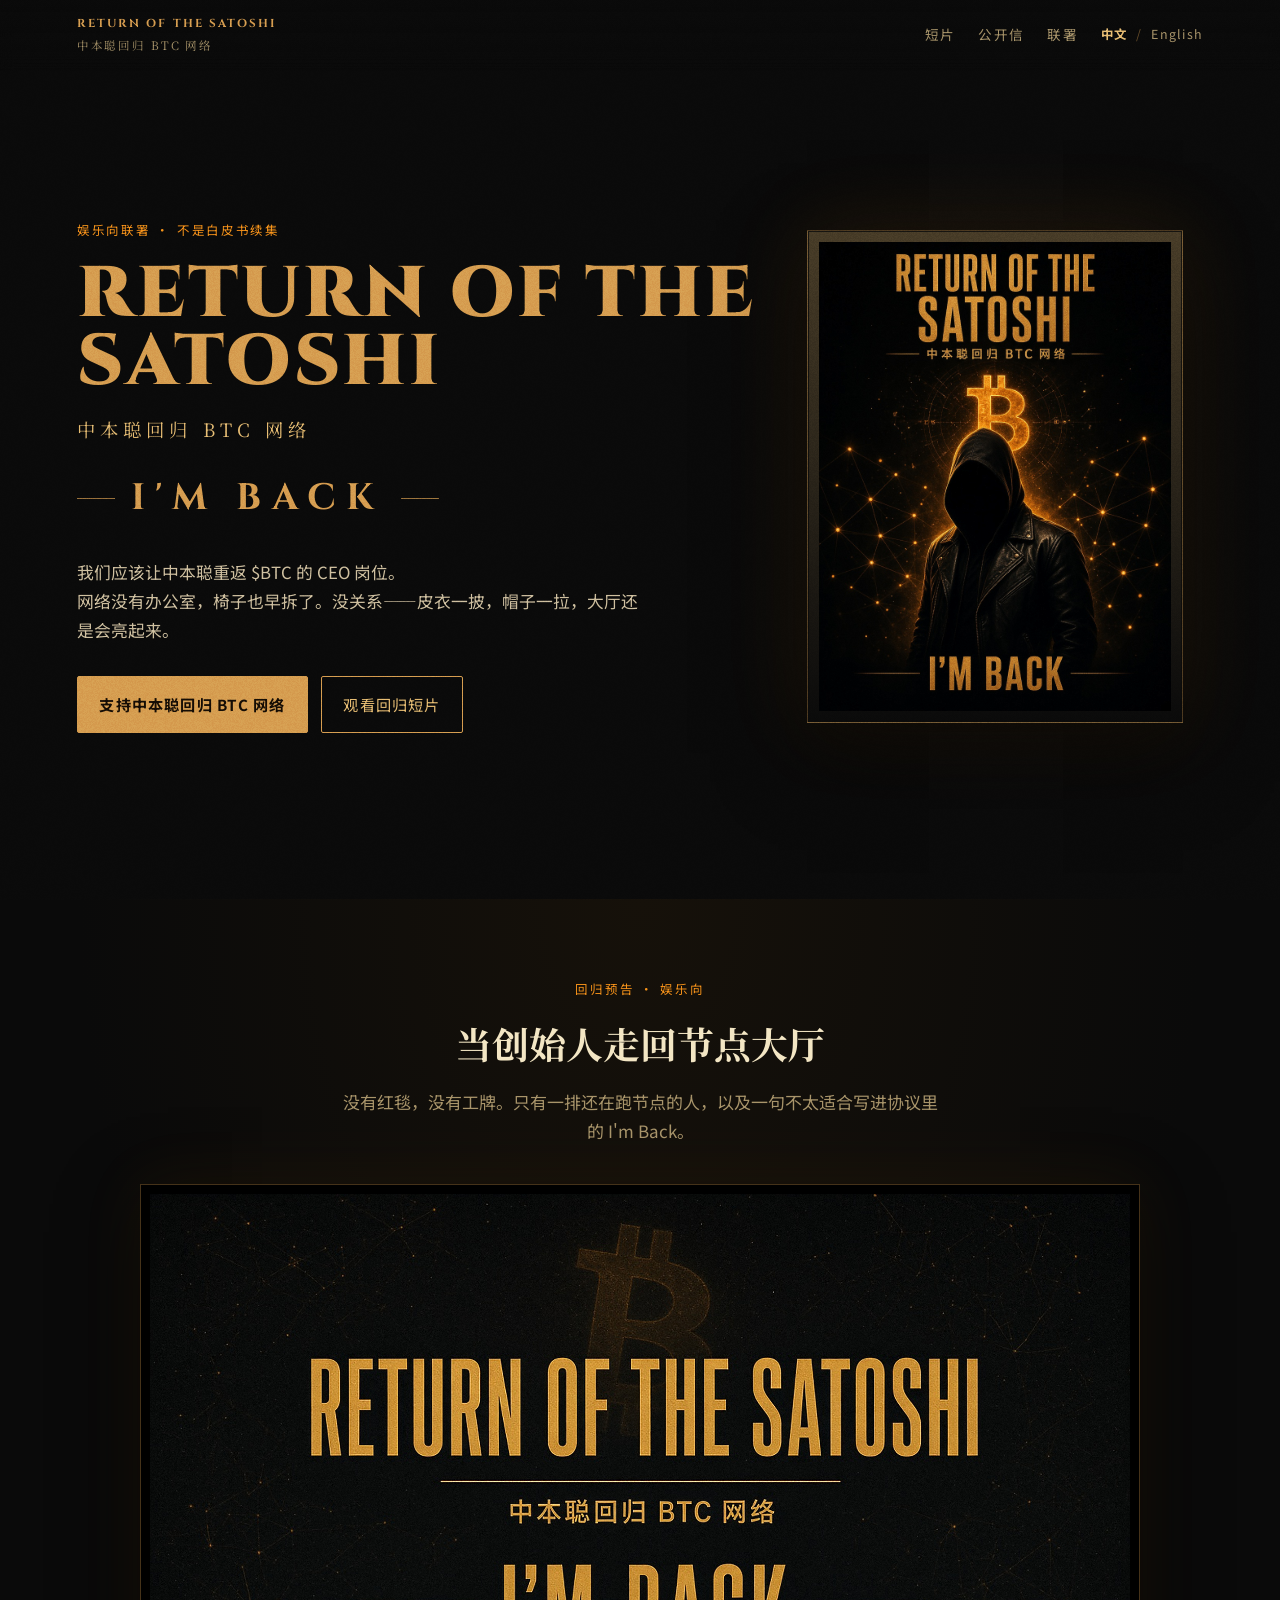
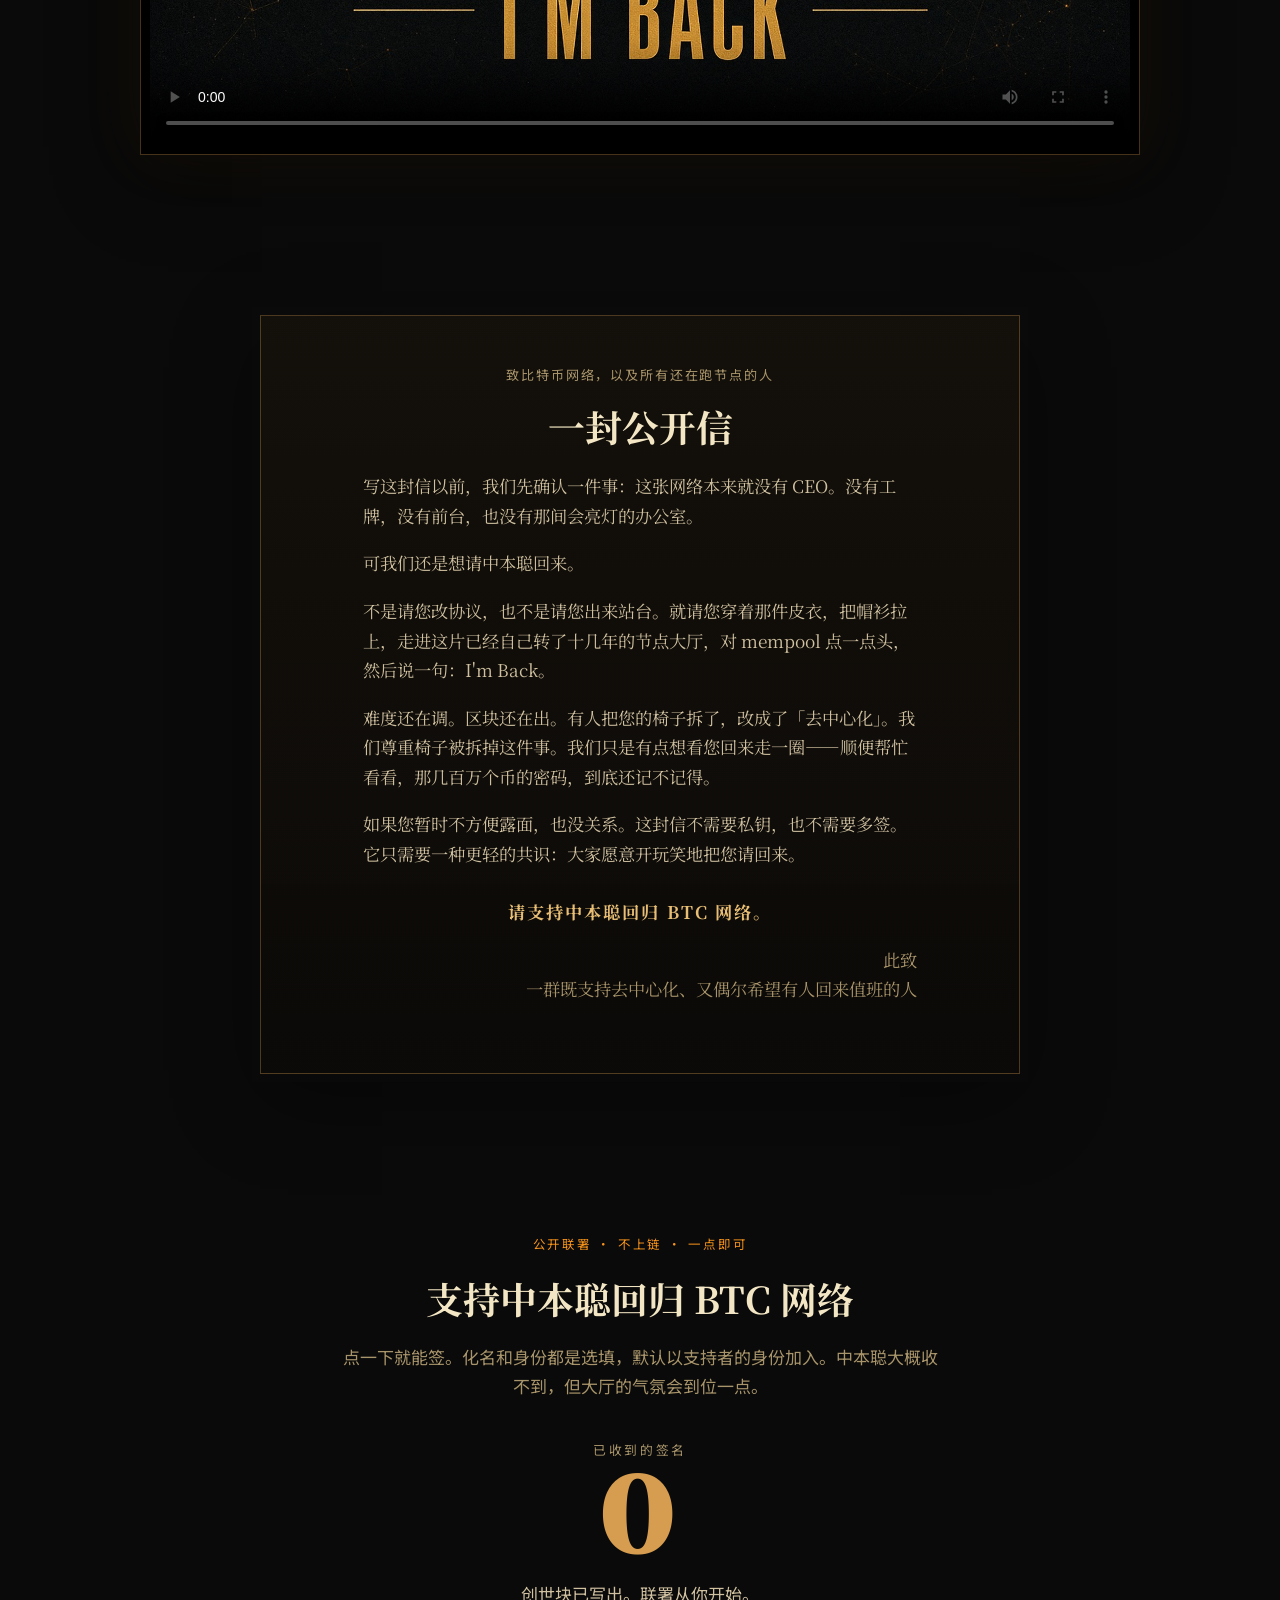
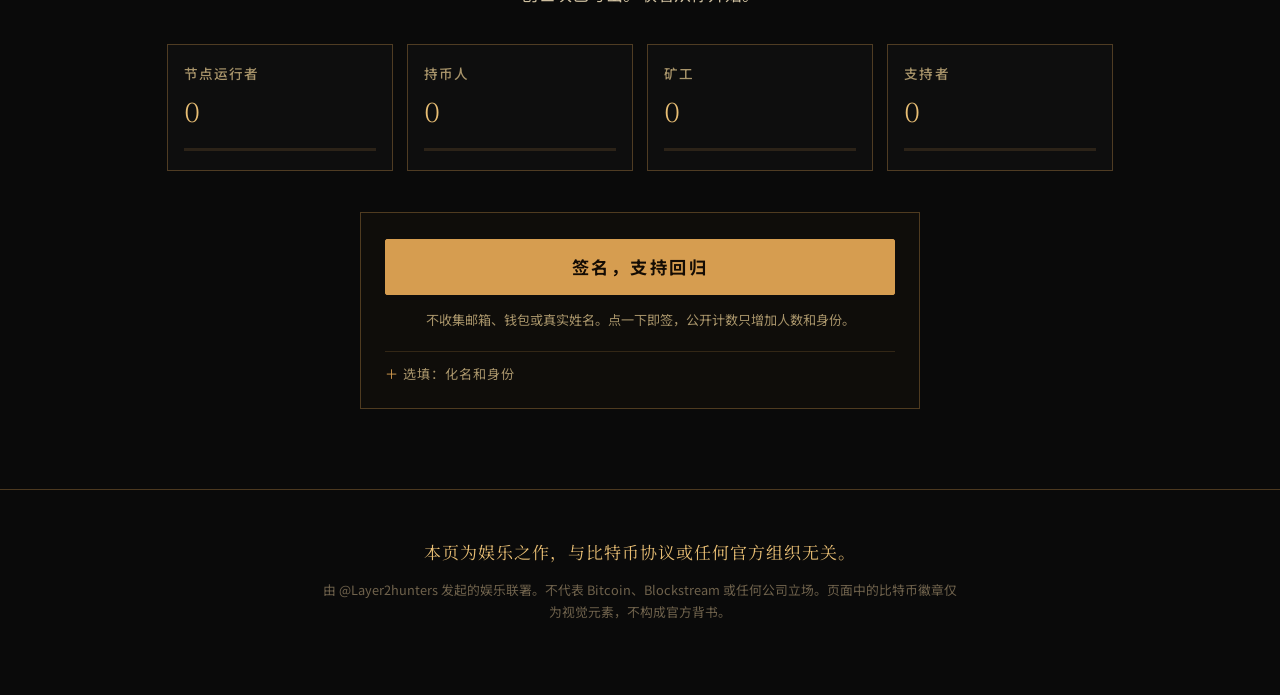
<file: index.html>
<!DOCTYPE html>
<html lang="zh-CN">
<head>
  <meta charset="UTF-8" />
  <meta name="viewport" content="width=device-width, initial-scale=1" />
  <title>RETURN OF THE SATOSHI · 支持中本聪回归 BTC 网络</title>
  <meta name="description" content="一封写给比特币网络的娱乐公开信。支持中本聪回归 BTC 网络。本页为娱乐之作，与比特币协议或任何官方组织无关。" />
  <meta name="robots" content="noindex, nofollow" />
  <link rel="icon" type="image/png" href="assets/favicon.png" />
  <link rel="preconnect" href="https://fonts.googleapis.com" />
  <link rel="preconnect" href="https://fonts.gstatic.com" crossorigin />
  <link href="https://fonts.googleapis.com/css2?family=Cinzel:wght@400;600;700;900&family=Noto+Sans+SC:wght@400;500;700&family=Noto+Serif+SC:wght@400;600;700&display=swap" rel="stylesheet" />
  <link rel="stylesheet" href="styles.css" />
  <link rel="alternate" hreflang="zh-CN" href="https://chanwe886.github.io/return-of-the-satoshi/" />
  <link rel="alternate" hreflang="en" href="https://chanwe886.github.io/return-of-the-satoshi/en/" />
  <link rel="alternate" hreflang="x-default" href="https://chanwe886.github.io/return-of-the-satoshi/" />
</head>
<body>
  <div class="grain" aria-hidden="true"></div>

  <header class="site-header">
    <a class="wordmark" href="#top">
      <span class="wordmark-en">RETURN OF THE SATOSHI</span>
      <span class="wordmark-zh">中本聪回归 BTC 网络</span>
    </a>
    <div class="header-tools">
      <nav class="nav">
        <a href="#film">短片</a>
        <a href="#letter">公开信</a>
        <a href="#sign">联署</a>
      </nav>
      <div class="lang-switch" aria-label="语言">
        <span class="is-active">中文</span>
        <span class="sep" aria-hidden="true">/</span>
        <a href="en/" lang="en">English</a>
      </div>
    </div>
  </header>

  <main id="top">
    <section class="hero">
      <div class="hero-copy">
        <p class="eyebrow">娱乐向联署 · 不是白皮书续集</p>
        <h1><span class="title-line">RETURN OF THE</span><span class="title-line">SATOSHI</span></h1>
        <p class="hero-zh">中本聪回归 BTC 网络</p>
        <p class="im-back">I'M BACK</p>
        <p class="lead">
          我们应该让中本聪重返 $BTC 的 CEO 岗位。<br />
          网络没有办公室，椅子也早拆了。没关系——皮衣一披，帽子一拉，大厅还是会亮起来。
        </p>
        <div class="hero-actions">
          <a class="btn btn-gold" href="#sign">支持中本聪回归 BTC 网络</a>
          <a class="btn btn-ghost" href="#film">观看回归短片</a>
        </div>
      </div>
      <figure class="hero-poster">
        <img src="assets/poster.jpg" alt="电影海报：帽衫遮住面容、身穿黑色皮衣的匿名人物站在发光的比特币徽章前，标题为 RETURN OF THE SATOSHI，口号为 I'M BACK。" width="864" height="1152" />
      </figure>
    </section>

    <section class="film" id="film">
      <div class="section-kicker">回归预告 · 娱乐向</div>
      <h2>当创始人走回节点大厅</h2>
      <p class="section-lead">没有红毯，没有工牌。只有一排还在跑节点的人，以及一句不太适合写进协议里的 I'm Back。</p>
      <div class="film-frame">
        <video
          controls
          playsinline
          preload="metadata"
          poster="assets/title-card.jpg"
          width="1920"
          height="1080">
          <source src="assets/return-of-the-satoshi.mp4" type="video/mp4" />
          你的浏览器不支持视频播放。
        </video>
      </div>
    </section>

    <section class="letter" id="letter">
      <div class="letter-panel">
        <p class="letter-meta">致比特币网络，以及所有还在跑节点的人</p>
        <h2>一封公开信</h2>
        <div class="letter-body">
          <p>写这封信以前，我们先确认一件事：这张网络本来就没有 CEO。没有工牌，没有前台，也没有那间会亮灯的办公室。</p>
          <p>可我们还是想请中本聪回来。</p>
          <p>不是请您改协议，也不是请您出来站台。就请您穿着那件皮衣，把帽衫拉上，走进这片已经自己转了十几年的节点大厅，对 mempool 点一点头，然后说一句：I'm Back。</p>
          <p>难度还在调。区块还在出。有人把您的椅子拆了，改成了「去中心化」。我们尊重椅子被拆掉这件事。我们只是有点想看您回来走一圈——顺便帮忙看看，那几百万个币的密码，到底还记不记得。</p>
          <p>如果您暂时不方便露面，也没关系。这封信不需要私钥，也不需要多签。它只需要一种更轻的共识：大家愿意开玩笑地把您请回来。</p>
          <p class="letter-ask">请支持中本聪回归 BTC 网络。</p>
          <p class="letter-signoff">此致<br />一群既支持去中心化、又偶尔希望有人回来值班的人</p>
        </div>
      </div>
    </section>

    <section class="petition" id="sign">
      <div class="section-kicker">公开联署 · 不上链 · 一点即可</div>
      <h2>支持中本聪回归 BTC 网络</h2>
      <p class="section-lead">点一下就能签。化名和身份都是选填，默认以支持者的身份加入。中本聪大概收不到，但大厅的气氛会到位一点。</p>

      <div class="counter-block">
        <p class="counter-label">已收到的签名</p>
        <p class="counter-num" id="counter-num">0</p>
        <p class="counter-hint" id="counter-hint">创世块已写出。联署从你开始。</p>
      </div>

      <div class="roles" id="roles" aria-label="身份构成">
        <article class="role-card" data-role="节点运行者">
          <h3>节点运行者</h3>
          <p class="role-count" data-count>0</p>
          <div class="role-bar"><span></span></div>
        </article>
        <article class="role-card" data-role="持币人">
          <h3>持币人</h3>
          <p class="role-count" data-count>0</p>
          <div class="role-bar"><span></span></div>
        </article>
        <article class="role-card" data-role="矿工">
          <h3>矿工</h3>
          <p class="role-count" data-count>0</p>
          <div class="role-bar"><span></span></div>
        </article>
        <article class="role-card" data-role="支持者">
          <h3>支持者</h3>
          <p class="role-count" data-count>0</p>
          <div class="role-bar"><span></span></div>
        </article>
      </div>

      <form class="sign-form" id="sign-form" autocomplete="off">
        <button type="submit" class="btn btn-gold btn-block btn-sign" id="sign-btn">签名，支持回归</button>
        <p class="form-note">不收集邮箱、钱包或真实姓名。点一下即签，公开计数只增加人数和身份。</p>

        <details class="optional">
          <summary>选填：化名和身份</summary>
          <label class="field">
            <span>化名 <em>（不必用真名，也不会公开上传）</em></span>
            <input type="text" name="alias" maxlength="20" placeholder="例如：匿名节点、隔壁矿工" />
          </label>
          <fieldset class="field">
            <legend>你的身份 <em>（默认：支持者）</em></legend>
            <div class="pills" role="radiogroup" aria-label="选择身份">
              <label><input type="radio" name="role" value="节点运行者" /> 节点运行者</label>
              <label><input type="radio" name="role" value="持币人" /> 持币人</label>
              <label><input type="radio" name="role" value="矿工" /> 矿工</label>
              <label><input type="radio" name="role" value="支持者" checked /> 支持者</label>
            </div>
          </fieldset>
        </details>
      </form>

      <div class="success-state" id="success-state" hidden>
        <p class="success-kicker">I'M BACK</p>
        <h3>签名成功</h3>
        <p id="success-detail">大厅已经记下你了。中本聪大概还是看不到，但我们看到了。</p>
        <a class="success-follow" href="https://x.com/Layer2hunters" target="_blank" rel="noopener noreferrer">关注 @Layer2hunters</a>
        <span class="success-follow-note">关注作者 X</span>
      </div>

      <div class="toast" id="toast" hidden role="status" aria-live="polite"></div>
    </section>
  </main>

  <footer class="site-footer">
    <p class="disclaimer">本页为娱乐之作，与比特币协议或任何官方组织无关。</p>
    <p class="footer-meta">由 @Layer2hunters 发起的娱乐联署。不代表 Bitcoin、Blockstream 或任何公司立场。页面中的比特币徽章仅为视觉元素，不构成官方背书。</p>
  </footer>

  <script src="app.js"></script>
</body>
</html>
</file>
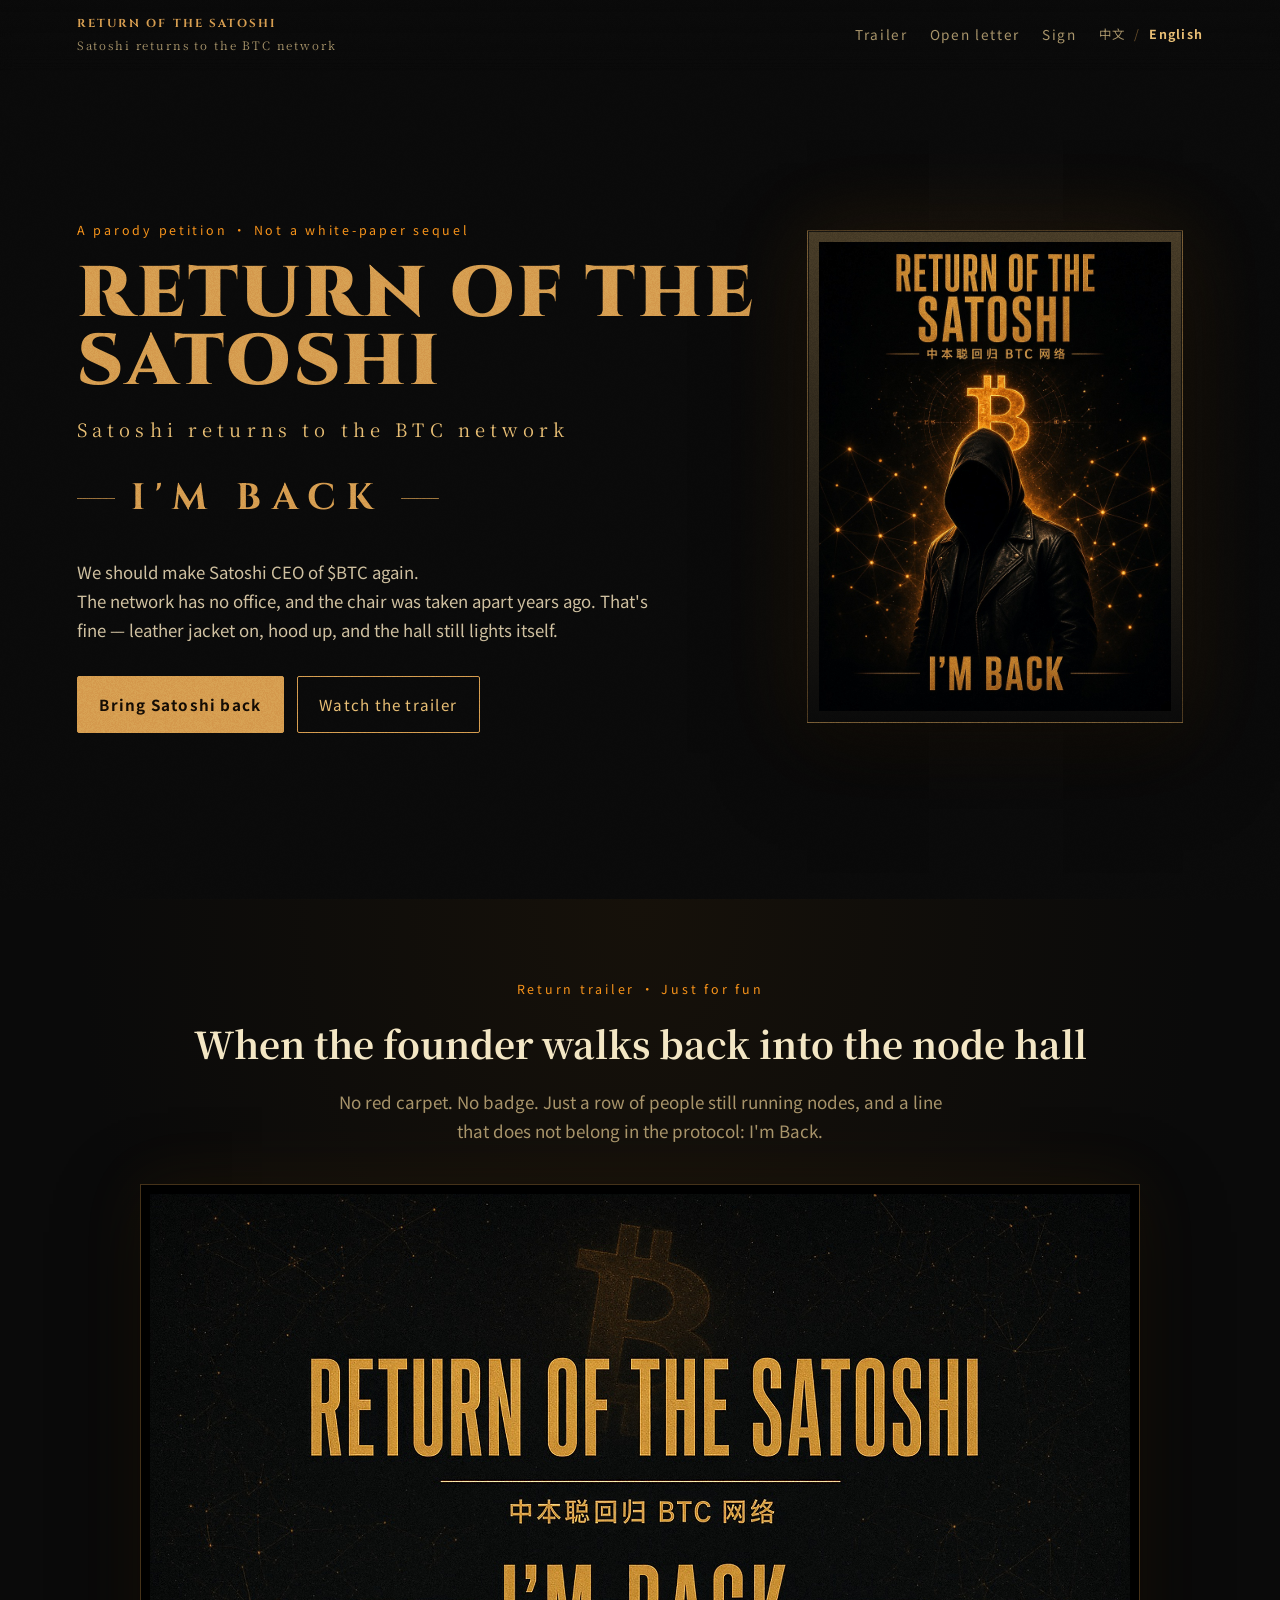
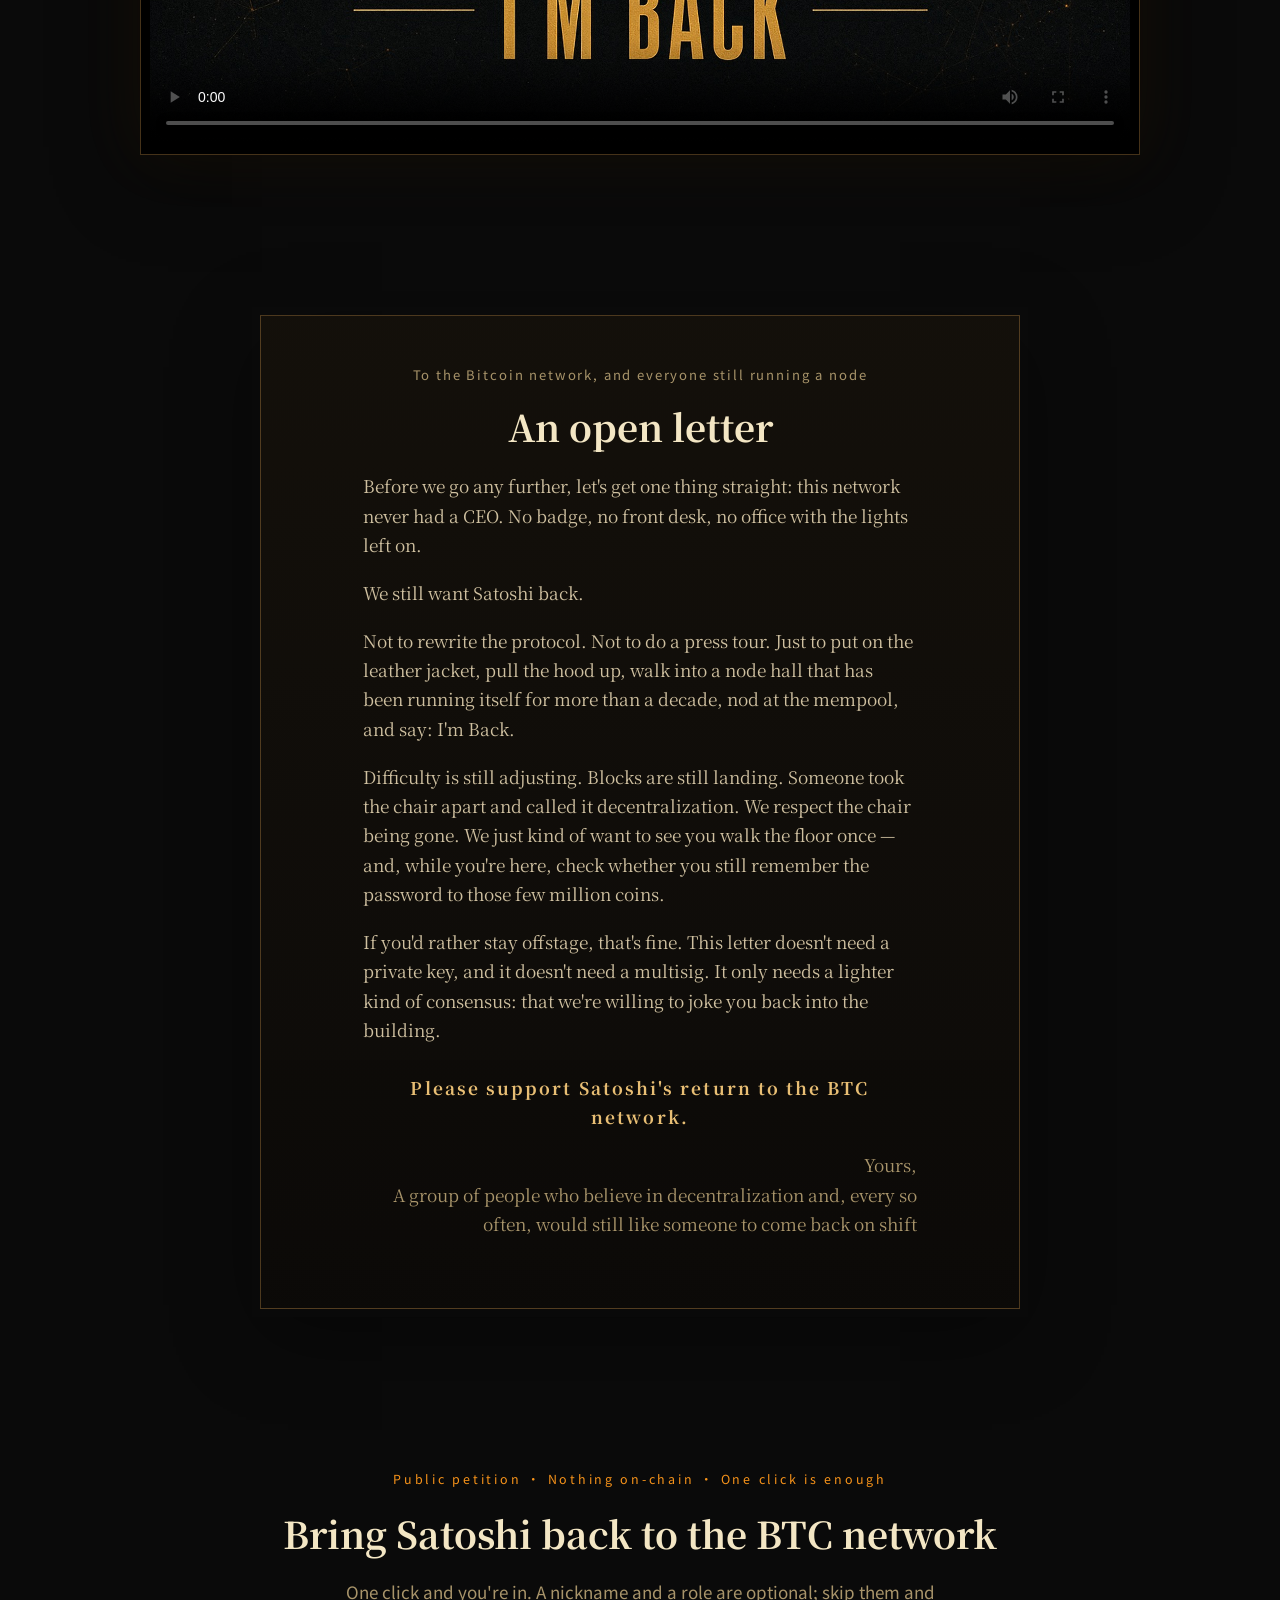
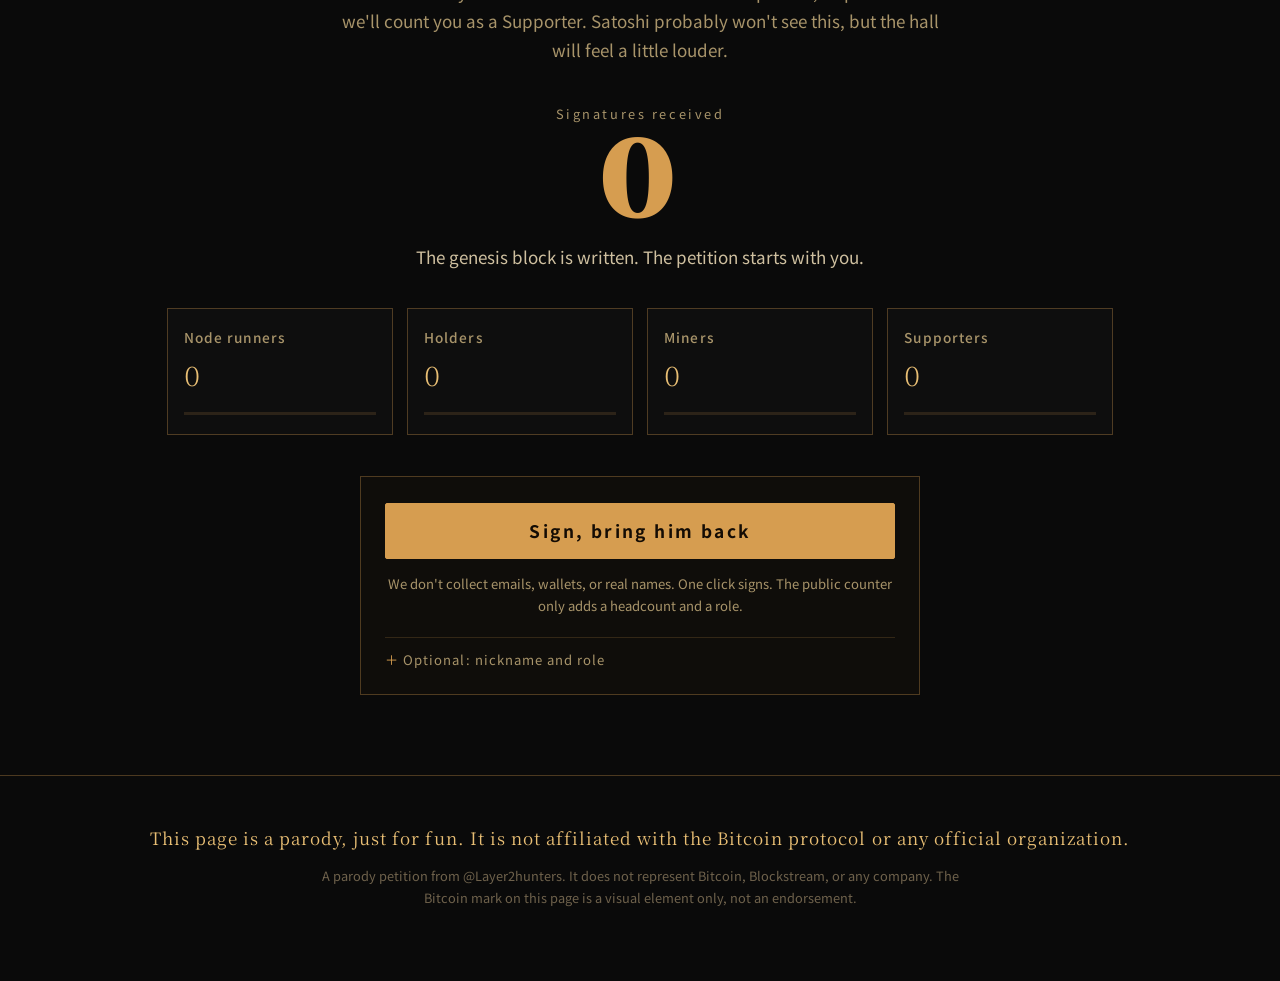
<file: en/index.html>
<!DOCTYPE html>
<html lang="en">
<head>
  <meta charset="UTF-8" />
  <meta name="viewport" content="width=device-width, initial-scale=1" />
  <title>RETURN OF THE SATOSHI · Bring Satoshi back to the BTC network</title>
  <meta name="description" content="A tongue-in-cheek open letter to the Bitcoin network. Support Satoshi's return. This is a parody, just for fun, and is not affiliated with the Bitcoin protocol or any official organization." />
  <meta name="robots" content="noindex, nofollow" />
  <link rel="icon" type="image/png" href="../assets/favicon.png" />
  <link rel="preconnect" href="https://fonts.googleapis.com" />
  <link rel="preconnect" href="https://fonts.gstatic.com" crossorigin />
  <link href="https://fonts.googleapis.com/css2?family=Cinzel:wght@400;600;700;900&family=Noto+Sans+SC:wght@400;500;700&family=Noto+Serif+SC:wght@400;600;700&display=swap" rel="stylesheet" />
  <link rel="stylesheet" href="../styles.css" />
  <link rel="alternate" hreflang="zh-CN" href="https://chanwe886.github.io/return-of-the-satoshi/" />
  <link rel="alternate" hreflang="en" href="https://chanwe886.github.io/return-of-the-satoshi/en/" />
  <link rel="alternate" hreflang="x-default" href="https://chanwe886.github.io/return-of-the-satoshi/" />
</head>
<body>
  <div class="grain" aria-hidden="true"></div>

  <header class="site-header">
    <a class="wordmark" href="#top">
      <span class="wordmark-en">RETURN OF THE SATOSHI</span>
      <span class="wordmark-zh">Satoshi returns to the BTC network</span>
    </a>
    <div class="header-tools">
      <nav class="nav">
        <a href="#film">Trailer</a>
        <a href="#letter">Open letter</a>
        <a href="#sign">Sign</a>
      </nav>
      <div class="lang-switch" aria-label="Language">
        <a href="../" lang="zh-CN">中文</a>
        <span class="sep" aria-hidden="true">/</span>
        <span class="is-active">English</span>
      </div>
    </div>
  </header>

  <main id="top">
    <section class="hero">
      <div class="hero-copy">
        <p class="eyebrow">A parody petition · Not a white-paper sequel</p>
        <h1><span class="title-line">RETURN OF THE</span><span class="title-line">SATOSHI</span></h1>
        <p class="hero-zh">Satoshi returns to the BTC network</p>
        <p class="im-back">I'M BACK</p>
        <p class="lead">
          We should make Satoshi CEO of $BTC again.<br />
          The network has no office, and the chair was taken apart years ago. That's fine — leather jacket on, hood up, and the hall still lights itself.
        </p>
        <div class="hero-actions">
          <a class="btn btn-gold" href="#sign">Bring Satoshi back</a>
          <a class="btn btn-ghost" href="#film">Watch the trailer</a>
        </div>
      </div>
      <figure class="hero-poster">
        <img src="../assets/poster.jpg" alt="Movie poster: a faceless hooded figure in a black leather jacket stands before a glowing Bitcoin emblem. Title: RETURN OF THE SATOSHI. Tagline: I'M BACK." width="864" height="1152" />
      </figure>
    </section>

    <section class="film" id="film">
      <div class="section-kicker">Return trailer · Just for fun</div>
      <h2>When the founder walks back into the node hall</h2>
      <p class="section-lead">No red carpet. No badge. Just a row of people still running nodes, and a line that does not belong in the protocol: I'm Back.</p>
      <div class="film-frame">
        <video
          controls
          playsinline
          preload="metadata"
          poster="../assets/title-card.jpg"
          width="1920"
          height="1080">
          <source src="../assets/return-of-the-satoshi.mp4" type="video/mp4" />
          Your browser does not support video playback.
        </video>
      </div>
    </section>

    <section class="letter" id="letter">
      <div class="letter-panel">
        <p class="letter-meta">To the Bitcoin network, and everyone still running a node</p>
        <h2>An open letter</h2>
        <div class="letter-body">
          <p>Before we go any further, let's get one thing straight: this network never had a CEO. No badge, no front desk, no office with the lights left on.</p>
          <p>We still want Satoshi back.</p>
          <p>Not to rewrite the protocol. Not to do a press tour. Just to put on the leather jacket, pull the hood up, walk into a node hall that has been running itself for more than a decade, nod at the mempool, and say: I'm Back.</p>
          <p>Difficulty is still adjusting. Blocks are still landing. Someone took the chair apart and called it decentralization. We respect the chair being gone. We just kind of want to see you walk the floor once — and, while you're here, check whether you still remember the password to those few million coins.</p>
          <p>If you'd rather stay offstage, that's fine. This letter doesn't need a private key, and it doesn't need a multisig. It only needs a lighter kind of consensus: that we're willing to joke you back into the building.</p>
          <p class="letter-ask">Please support Satoshi's return to the BTC network.</p>
          <p class="letter-signoff">Yours,<br />A group of people who believe in decentralization and, every so often, would still like someone to come back on shift</p>
        </div>
      </div>
    </section>

    <section class="petition" id="sign">
      <div class="section-kicker">Public petition · Nothing on-chain · One click is enough</div>
      <h2>Bring Satoshi back to the BTC network</h2>
      <p class="section-lead">One click and you're in. A nickname and a role are optional; skip them and we'll count you as a Supporter. Satoshi probably won't see this, but the hall will feel a little louder.</p>

      <div class="counter-block">
        <p class="counter-label">Signatures received</p>
        <p class="counter-num" id="counter-num">0</p>
        <p class="counter-hint" id="counter-hint">The genesis block is written. The petition starts with you.</p>
      </div>

      <div class="roles" id="roles" aria-label="Who signed">
        <article class="role-card" data-role="节点运行者">
          <h3>Node runners</h3>
          <p class="role-count" data-count>0</p>
          <div class="role-bar"><span></span></div>
        </article>
        <article class="role-card" data-role="持币人">
          <h3>Holders</h3>
          <p class="role-count" data-count>0</p>
          <div class="role-bar"><span></span></div>
        </article>
        <article class="role-card" data-role="矿工">
          <h3>Miners</h3>
          <p class="role-count" data-count>0</p>
          <div class="role-bar"><span></span></div>
        </article>
        <article class="role-card" data-role="支持者">
          <h3>Supporters</h3>
          <p class="role-count" data-count>0</p>
          <div class="role-bar"><span></span></div>
        </article>
      </div>

      <form class="sign-form" id="sign-form" autocomplete="off">
        <button type="submit" class="btn btn-gold btn-block btn-sign" id="sign-btn">Sign, bring him back</button>
        <p class="form-note">We don't collect emails, wallets, or real names. One click signs. The public counter only adds a headcount and a role.</p>

        <details class="optional">
          <summary>Optional: nickname and role</summary>
          <label class="field">
            <span>Nickname <em>(skip a real name — this stays in your browser)</em></span>
            <input type="text" name="alias" maxlength="20" placeholder="e.g. Anonymous node, miner next door" />
          </label>
          <fieldset class="field">
            <legend>Your role <em>(default: Supporter)</em></legend>
            <div class="pills" role="radiogroup" aria-label="Choose a role">
              <label><input type="radio" name="role" value="节点运行者" /> Node runners</label>
              <label><input type="radio" name="role" value="持币人" /> Holders</label>
              <label><input type="radio" name="role" value="矿工" /> Miners</label>
              <label><input type="radio" name="role" value="支持者" checked /> Supporters</label>
            </div>
          </fieldset>
        </details>
      </form>

      <div class="success-state" id="success-state" hidden>
        <p class="success-kicker">I'M BACK</p>
        <h3>Signed</h3>
        <p id="success-detail">The hall has you down. Satoshi probably still can't see it. We can.</p>
        <a class="success-follow" href="https://x.com/Layer2hunters" target="_blank" rel="noopener noreferrer">Follow @Layer2hunters</a>
        <span class="success-follow-note">Follow the author on X</span>
      </div>

      <div class="toast" id="toast" hidden role="status" aria-live="polite"></div>
    </section>
  </main>

  <footer class="site-footer">
    <p class="disclaimer">This page is a parody, just for fun. It is not affiliated with the Bitcoin protocol or any official organization.</p>
    <p class="footer-meta">A parody petition from @Layer2hunters. It does not represent Bitcoin, Blockstream, or any company. The Bitcoin mark on this page is a visual element only, not an endorsement.</p>
  </footer>

  <script src="../app.js"></script>
</body>
</html>
</file>
<file: styles.css>
:root {
  --bg: #0a0a0a;
  --bg-soft: #101010;
  --orange: #f7931a;
  --gold: #d69d50;
  --gold-bright: #e8be74;
  --gold-dim: rgba(214, 157, 80, 0.28);
  --cream: #f3e6c4;
  --muted: #a8946a;
  --ink: #cfc0a0;
  --line: rgba(214, 157, 80, 0.32);
  --danger: #c45c3a;
  --serif-en: "Cinzel", "Noto Serif SC", "Times New Roman", serif;
  --serif-zh: "Noto Serif SC", "Songti SC", "SimSun", serif;
  --sans: "Noto Sans SC", "PingFang SC", "Microsoft YaHei", sans-serif;
  --max: 1180px;
}

*,
*::before,
*::after { box-sizing: border-box; }

html { scroll-behavior: smooth; }

body {
  margin: 0;
  background: var(--bg);
  color: var(--cream);
  font-family: var(--sans);
  font-size: 17px;
  line-height: 1.7;
  min-height: 100vh;
}

img, video { max-width: 100%; height: auto; display: block; }

a { color: var(--gold-bright); text-decoration: none; }
a:hover { color: #fff3d2; }

.grain {
  pointer-events: none;
  position: fixed;
  inset: 0;
  z-index: 80;
  opacity: 0.07;
  background-image: url("assets/grain.png");
  background-size: 256px 256px;
  mix-blend-mode: overlay;
}

.site-header {
  position: sticky;
  top: 0;
  z-index: 40;
  display: flex;
  align-items: center;
  justify-content: space-between;
  gap: 1rem;
  padding: 0.9rem 6vw;
  background: linear-gradient(180deg, rgba(10,10,10,0.96), rgba(10,10,10,0.72) 70%, transparent);
  backdrop-filter: blur(8px);
  border-bottom: 1px solid transparent;
}

.wordmark { display: flex; flex-direction: column; gap: 0.1rem; color: var(--gold); }
.wordmark-en {
  font-family: var(--serif-en);
  font-weight: 700;
  letter-spacing: 0.18em;
  font-size: 0.72rem;
}
.wordmark-zh { font-family: var(--serif-zh); font-size: 0.72rem; color: var(--muted); letter-spacing: 0.16em; }

.nav { display: flex; gap: 1.4rem; }
.nav a {
  font-size: 0.85rem;
  letter-spacing: 0.12em;
  color: var(--muted);
}
.nav a:hover { color: var(--gold-bright); }

.header-tools { display: flex; align-items: center; gap: 1.4rem; flex-wrap: wrap; }
.lang-switch {
  display: flex;
  align-items: center;
  gap: 0.55rem;
  font-size: 0.78rem;
  letter-spacing: 0.1em;
}
.lang-switch a, .lang-switch span {
  color: var(--muted);
}
.lang-switch a:hover { color: var(--gold-bright); }
.lang-switch .is-active {
  color: var(--gold-bright);
  font-weight: 700;
}
.lang-switch .sep { color: rgba(214,157,80,0.45); }

.hero {
  display: grid;
  grid-template-columns: 1.05fr 0.95fr;
  gap: 4vw;
  align-items: center;
  max-width: 1320px;
  margin: 0 auto;
  padding: 4.5rem 6vw 5.5rem;
  min-height: calc(100vh - 72px);
}

.eyebrow {
  margin: 0 0 1.2rem;
  font-size: 0.78rem;
  letter-spacing: 0.22em;
  color: var(--orange);
  text-transform: none;
}

.hero h1 {
  margin: 0;
  font-family: var(--serif-en);
  font-weight: 900;
  font-size: clamp(2.4rem, 5.6vw, 4.85rem);
  line-height: 0.96;
  letter-spacing: 0.04em;
  color: var(--gold);
}
.hero h1 .title-line { display: block; white-space: nowrap; }
@media (max-width: 860px) {
  .hero h1 {
    font-size: clamp(1.7rem, 8.6vw, 3.1rem);
    letter-spacing: 0.02em;
  }
}

.hero-zh {
  margin: 1rem 0 0;
  font-family: var(--serif-zh);
  font-size: 1.15rem;
  letter-spacing: 0.28em;
  color: var(--gold-bright);
}

.im-back {
  margin: 1.35rem 0 0;
  font-family: var(--serif-en);
  font-weight: 700;
  font-size: clamp(1.6rem, 3vw, 2.3rem);
  letter-spacing: 0.28em;
  color: var(--gold);
  display: flex;
  align-items: center;
  gap: 1rem;
}
.im-back::before,
.im-back::after {
  content: "";
  flex: 0 0 2.4rem;
  height: 1px;
  background: var(--gold);
  opacity: 0.7;
}

.lead {
  margin: 1.8rem 0 0;
  max-width: 36rem;
  color: var(--ink);
  font-size: 1.05rem;
}

.hero-actions { display: flex; flex-wrap: wrap; gap: 0.8rem; margin-top: 2rem; }

.btn {
  display: inline-flex;
  align-items: center;
  justify-content: center;
  padding: 0.9rem 1.35rem;
  border-radius: 2px;
  border: 1px solid var(--gold);
  font-family: var(--sans);
  font-size: 0.95rem;
  letter-spacing: 0.08em;
  cursor: pointer;
  transition: background 0.2s, color 0.2s, transform 0.2s;
}
.btn-gold { background: var(--gold); color: #140c04; font-weight: 700; }
.btn-gold:hover { background: var(--gold-bright); color: #140c04; }
.btn-ghost { background: transparent; color: var(--gold-bright); }
.btn-ghost:hover { background: rgba(214, 157, 80, 0.1); }
.btn-block { width: 100%; }
.btn:focus-visible { outline: 2px solid var(--orange); outline-offset: 3px; }

.hero-poster {
  margin: 0;
  padding: 0.7rem;
  background: linear-gradient(180deg, rgba(232, 190, 116, 0.28), rgba(10,10,10,0.2));
  border: 1px solid var(--line);
  box-shadow:
    0 0 0 1px rgba(10,10,10,0.8) inset,
    0 30px 80px rgba(0,0,0,0.55),
    0 0 80px rgba(247, 147, 26, 0.12);
}
.hero-poster img { width: 100%; height: auto; }

.film, .letter, .petition { padding: 5rem 6vw; }
.film { background: radial-gradient(ellipse at top, #16110a 0%, var(--bg) 62%); }

.section-kicker {
  text-align: center;
  color: var(--orange);
  letter-spacing: 0.22em;
  font-size: 0.78rem;
  margin: 0 0 0.8rem;
}
.film h2, .letter h2, .petition h2 {
  text-align: center;
  font-family: var(--serif-zh);
  font-weight: 700;
  font-size: clamp(1.6rem, 3vw, 2.3rem);
  margin: 0 0 0.8rem;
  color: var(--cream);
}
.section-lead {
  text-align: center;
  max-width: 38rem;
  margin: 0 auto 2.4rem;
  color: var(--muted);
}

.film-frame {
  max-width: 1000px;
  margin: 0 auto;
  padding: 0.55rem;
  border: 1px solid var(--line);
  background: #000;
  box-shadow: 0 20px 80px rgba(0,0,0,0.45), 0 0 60px rgba(247,147,26,0.08);
}
.film-frame video { width: 100%; aspect-ratio: 16 / 9; background: #000; }

.letter { display: flex; justify-content: center; }
.letter-panel {
  width: min(760px, 100%);
  padding: 3rem 8vw 3.2rem;
  background:
    linear-gradient(180deg, rgba(20,16,10,0.92), rgba(12,10,8,0.96));
  border: 1px solid var(--line);
  box-shadow: 0 0 0 8px rgba(10,10,10,0.7), 0 24px 80px rgba(0,0,0,0.4);
}
.letter-meta {
  margin: 0 0 0.6rem;
  text-align: center;
  color: var(--muted);
  letter-spacing: 0.14em;
  font-size: 0.82rem;
}
.letter-body { font-family: var(--serif-zh); color: var(--ink); font-size: 1.08rem; }
.letter-body p { margin: 0 0 1.15rem; text-indent: 0; }
.letter-ask {
  color: var(--gold-bright) !important;
  text-align: center;
  letter-spacing: 0.12em;
  font-weight: 700;
  margin-top: 1.8rem !important;
}
.letter-signoff { text-align: right; color: var(--muted); }

.petition { max-width: 1100px; margin: 0 auto; }

.counter-block { text-align: center; margin-bottom: 2.2rem; }
.counter-label { margin: 0; letter-spacing: 0.2em; color: var(--muted); font-size: 0.8rem; }
.counter-num {
  margin: 0.2rem 0;
  font-family: var(--serif-en);
  font-weight: 900;
  font-size: clamp(4.2rem, 10vw, 7rem);
  line-height: 1;
  color: var(--gold);
  letter-spacing: 0.04em;
}
.counter-hint { margin: 0; color: var(--ink); }

.roles {
  display: grid;
  grid-template-columns: repeat(4, 1fr);
  gap: 0.9rem;
  margin: 0 0 2.6rem;
}
.role-card {
  padding: 1.1rem 1rem 1.15rem;
  border: 1px solid var(--line);
  background: rgba(16,16,16,0.8);
}
.role-card h3 {
  margin: 0;
  font-size: 0.85rem;
  font-weight: 500;
  color: var(--muted);
  letter-spacing: 0.08em;
}
.role-count {
  margin: 0.35rem 0 0.7rem;
  font-family: var(--serif-en);
  font-size: 1.7rem;
  color: var(--gold-bright);
}
.role-bar {
  height: 3px;
  background: rgba(214,157,80,0.15);
  overflow: hidden;
}
.role-bar span {
  display: block;
  height: 100%;
  width: 0;
  background: linear-gradient(90deg, var(--orange), var(--gold-bright));
  transition: width 0.5s ease;
}

.sign-form {
  max-width: 560px;
  margin: 0 auto;
  padding: 1.6rem 1.5rem 1.4rem;
  border: 1px solid var(--line);
  background: rgba(16, 14, 10, 0.9);
}
.field { display: block; margin-bottom: 1.1rem; }
.field > span, .field legend {
  display: block;
  margin-bottom: 0.45rem;
  color: var(--muted);
  font-size: 0.85rem;
  letter-spacing: 0.08em;
}
.field em { color: #7d6d52; font-style: normal; font-size: 0.8rem; }
.field input[type="text"] {
  width: 100%;
  padding: 0.75rem 0.85rem;
  border: 1px solid var(--line);
  background: #0c0c0c;
  color: var(--cream);
  font: inherit;
  border-radius: 2px;
}
.field input[type="text"]:focus { outline: 1px solid var(--gold); }

.pills { display: flex; flex-wrap: wrap; gap: 0.5rem; }
.pills label {
  display: inline-flex;
  align-items: center;
  gap: 0.4rem;
  padding: 0.45rem 0.75rem;
  border: 1px solid var(--line);
  color: var(--ink);
  cursor: pointer;
  font-size: 0.9rem;
}
.pills input { accent-color: var(--orange); }
.pills label:has(input:checked) {
  border-color: var(--gold);
  color: var(--gold-bright);
  background: rgba(247, 147, 26, 0.08);
}

.form-note { text-align: center; color: var(--muted); font-size: 0.82rem; margin: 0.9rem 0 0; }

.btn-sign { font-size: 1.08rem; min-height: 3.1rem; letter-spacing: 0.14em; }
.btn-sign.is-done { background: transparent; color: var(--gold-bright); }

.optional { margin-top: 1.2rem; border-top: 1px solid rgba(214,157,80,0.18); padding-top: 0.7rem; }
.optional summary {
  cursor: pointer;
  color: var(--muted);
  font-size: 0.82rem;
  letter-spacing: 0.08em;
  list-style: none;
}
.optional summary::-webkit-details-marker { display: none; }
.optional summary::before { content: "＋ "; color: var(--gold); }
.optional[open] summary::before { content: "－ "; }
.optional .field { margin-top: 0.9rem; }

.success-state {
  max-width: 560px;
  margin: 1.4rem auto 0;
  padding: 1.6rem 1.3rem 1.5rem;
  text-align: center;
  border: 1px solid var(--gold);
  background:
    radial-gradient(ellipse at top, rgba(247,147,26,0.16), transparent 55%),
    rgba(16, 14, 10, 0.95);
  box-shadow: 0 0 40px rgba(247, 147, 26, 0.12);
  animation: success-in 0.35s ease;
}
.success-state[hidden] { display: none; }
.success-kicker {
  margin: 0;
  font-family: var(--serif-en);
  letter-spacing: 0.28em;
  color: var(--gold);
  font-size: 0.82rem;
}
.success-state h3 {
  margin: 0.35rem 0 0.5rem;
  font-family: var(--serif-zh);
  font-size: clamp(2rem, 5vw, 2.8rem);
  color: var(--gold-bright);
  letter-spacing: 0.16em;
}
#success-detail { margin: 0; color: var(--ink); }
.success-follow {
  display: inline-flex;
  align-items: center;
  justify-content: center;
  margin-top: 1.2rem;
  padding: 0.8rem 1.2rem;
  min-height: 2.8rem;
  border: 1px solid var(--gold);
  background: var(--gold);
  color: #140c04 !important;
  font-weight: 700;
  letter-spacing: 0.08em;
  font-size: 0.95rem;
}
.success-follow:hover { background: var(--gold-bright); color: #140c04 !important; }
.success-follow-note {
  display: block;
  margin: 0.55rem 0 0;
  color: var(--muted);
  font-size: 0.78rem;
  letter-spacing: 0.08em;
}

.toast {
  position: fixed;
  left: 50%;
  bottom: 1.6rem;
  z-index: 90;
  transform: translateX(-50%);
  padding: 0.85rem 1.3rem;
  border: 1px solid var(--gold);
  background: rgba(10, 10, 10, 0.94);
  color: var(--gold-bright);
  letter-spacing: 0.18em;
  font-family: var(--serif-zh);
  font-size: 1.15rem;
  box-shadow: 0 12px 40px rgba(0,0,0,0.45);
  animation: success-in 0.3s ease;
}
.toast[hidden] { display: none; }

@keyframes success-in {
  from { opacity: 0; transform: translateY(8px); }
  to { opacity: 1; transform: translateY(0); }
}
.toast {
  /* keep centered: animation would override transform if we don't scope it */
}
@keyframes toast-in {
  from { opacity: 0; transform: translateX(-50%) translateY(10px); }
  to { opacity: 1; transform: translateX(-50%) translateY(0); }
}
.toast { animation-name: toast-in; }

.roll { max-width: 560px; margin: 2rem auto 0; }
.roll h3 {
  font-family: var(--serif-zh);
  font-weight: 600;
  font-size: 1rem;
  letter-spacing: 0.12em;
  color: var(--muted);
  text-align: center;
}
.roll ol {
  list-style: none;
  margin: 0;
  padding: 0;
  border-top: 1px solid var(--line);
}
.roll li {
  display: flex;
  justify-content: space-between;
  gap: 1rem;
  padding: 0.7rem 0;
  border-bottom: 1px solid rgba(214,157,80,0.15);
  color: var(--ink);
  font-size: 0.92rem;
}
.roll li span { color: var(--gold); }

.text-btn {
  display: block;
  margin: 1rem auto 0;
  background: none;
  border: 0;
  color: var(--muted);
  cursor: pointer;
  font: inherit;
  font-size: 0.8rem;
  letter-spacing: 0.08em;
}
.text-btn:hover { color: var(--gold-bright); }

.site-footer {
  padding: 3rem 6vw 4.5rem;
  border-top: 1px solid var(--line);
  text-align: center;
}
.disclaimer {
  margin: 0 0 0.8rem;
  font-family: var(--serif-zh);
  color: var(--gold-bright);
  letter-spacing: 0.06em;
}
.footer-meta {
  margin: 0 auto;
  max-width: 40rem;
  color: #6f624c;
  font-size: 0.8rem;
}

@media (max-width: 860px) {
  .site-header { flex-direction: column; align-items: flex-start; padding: 0.8rem 5vw; }
  .header-tools { width: 100%; justify-content: space-between; }
  .hero { grid-template-columns: 1fr; padding: 2.4rem 5vw 3.5rem; min-height: 0; }
  .hero-poster { order: -1; max-width: 420px; margin: 0 auto; }
  .roles { grid-template-columns: 1fr 1fr; }
  .film, .letter, .petition { padding: 3.2rem 5vw; }
  .letter-panel { padding: 2rem 1.25rem; }
}

@media (max-width: 520px) {
  .hero-actions .btn { width: 100%; }
  .roles { grid-template-columns: 1fr 1fr; gap: 0.6rem; }
}

@media (prefers-reduced-motion: reduce) {
  html { scroll-behavior: auto; }
  .role-bar span { transition: none; }
}
</file>
